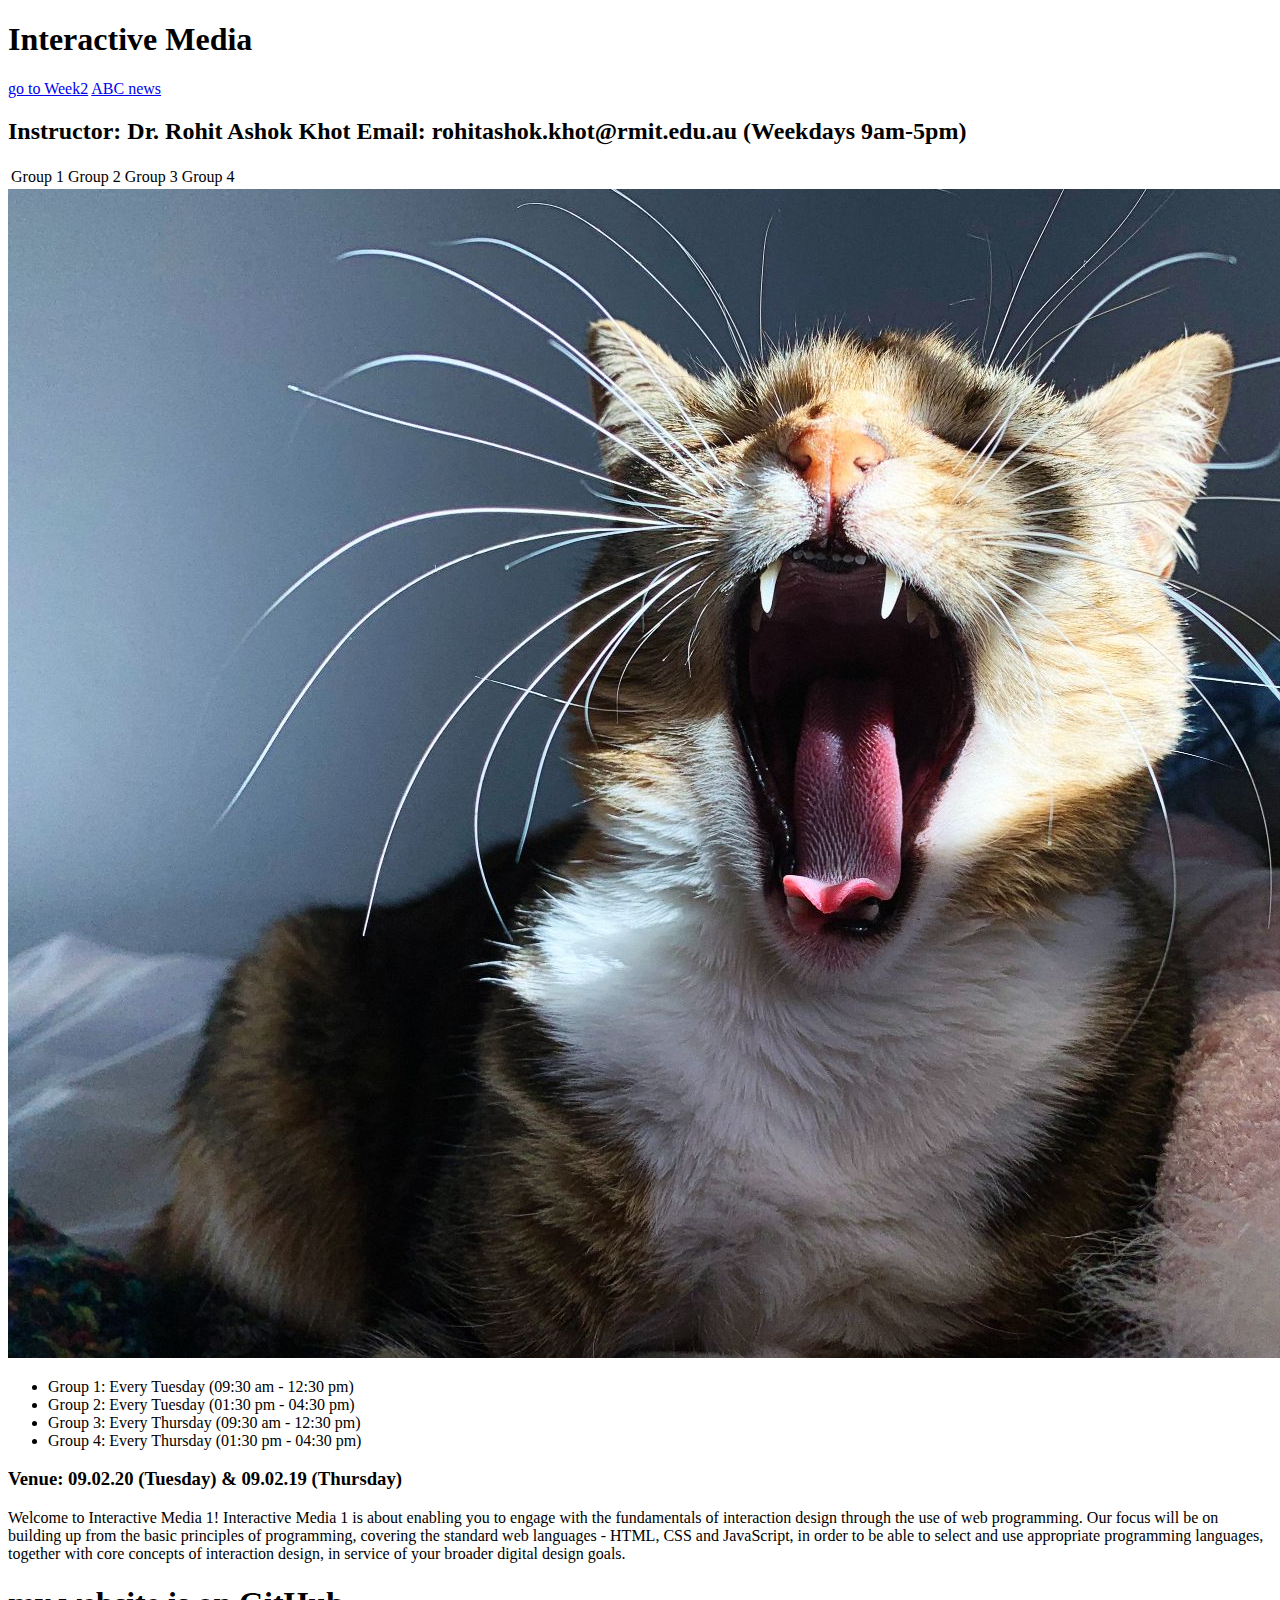
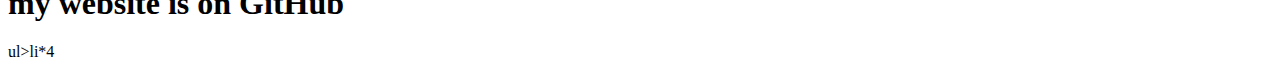
<file: index.html>
<!DOCTYPE html>
<html lang="en">
  <head>
    <meta charset="UTF-8" />
    <meta name="viewport" content="width=device-width, initial-scale=1.0" />
    <title>Document</title>
    <link rel="apple-touch-icon" sizes="180x180" href="/apple-touch-icon.png" />
    <link rel="icon" type="image/png" sizes="32x32" href="/favicon-32x32.png" />
    <link rel="icon" type="image/png" sizes="16x16" href="/favicon-16x16.png" />
    <link rel="manifest" href="/site.webmanifest" />
  </head>
  <body>
    <h1>Interactive Media</h1>
    <a href="week2/index.html">go to Week2</a>
    <a href="https://www.abc.net.au/">ABC news</a>
    <h2>
      Instructor: Dr. Rohit Ashok Khot Email: rohitashok.khot@rmit.edu.au
      (Weekdays 9am-5pm)
    </h2>
    <table>
        <tr>
        <td>Group 1</td>        <td>Group 2</td>
        <td>Group 3 </td>         <td>Group 4</td>

    </tr></table>
    <img src="iStock-1419313949.jpg" alt="this is my cat">
    <ul>
      <li>Group 1: Every Tuesday (09:30 am - 12:30 pm)</li>
      <li>Group 2: Every Tuesday (01:30 pm - 04:30 pm)</li>
      <li>Group 3: Every Thursday (09:30 am - 12:30 pm)</li>
      <li>Group 4: Every Thursday (01:30 pm - 04:30 pm)</li>
    </ul>
    <h3>Venue: 09.02.20 (Tuesday) & 09.02.19 (Thursday)</h3>
    <p>
      Welcome to Interactive Media 1! Interactive Media 1 is about enabling you
      to engage with the fundamentals of interaction design through the use of
      web programming. Our focus will be on building up from the basic
      principles of programming, covering the standard web languages - HTML, CSS
      and JavaScript, in order to be able to select and use appropriate
      programming languages, together with core concepts of interaction design,
      in service of your broader digital design goals.
    </p>

    <h1>my website is on GitHub</h1>
  </body>
</html>

ul>li*4
</file>
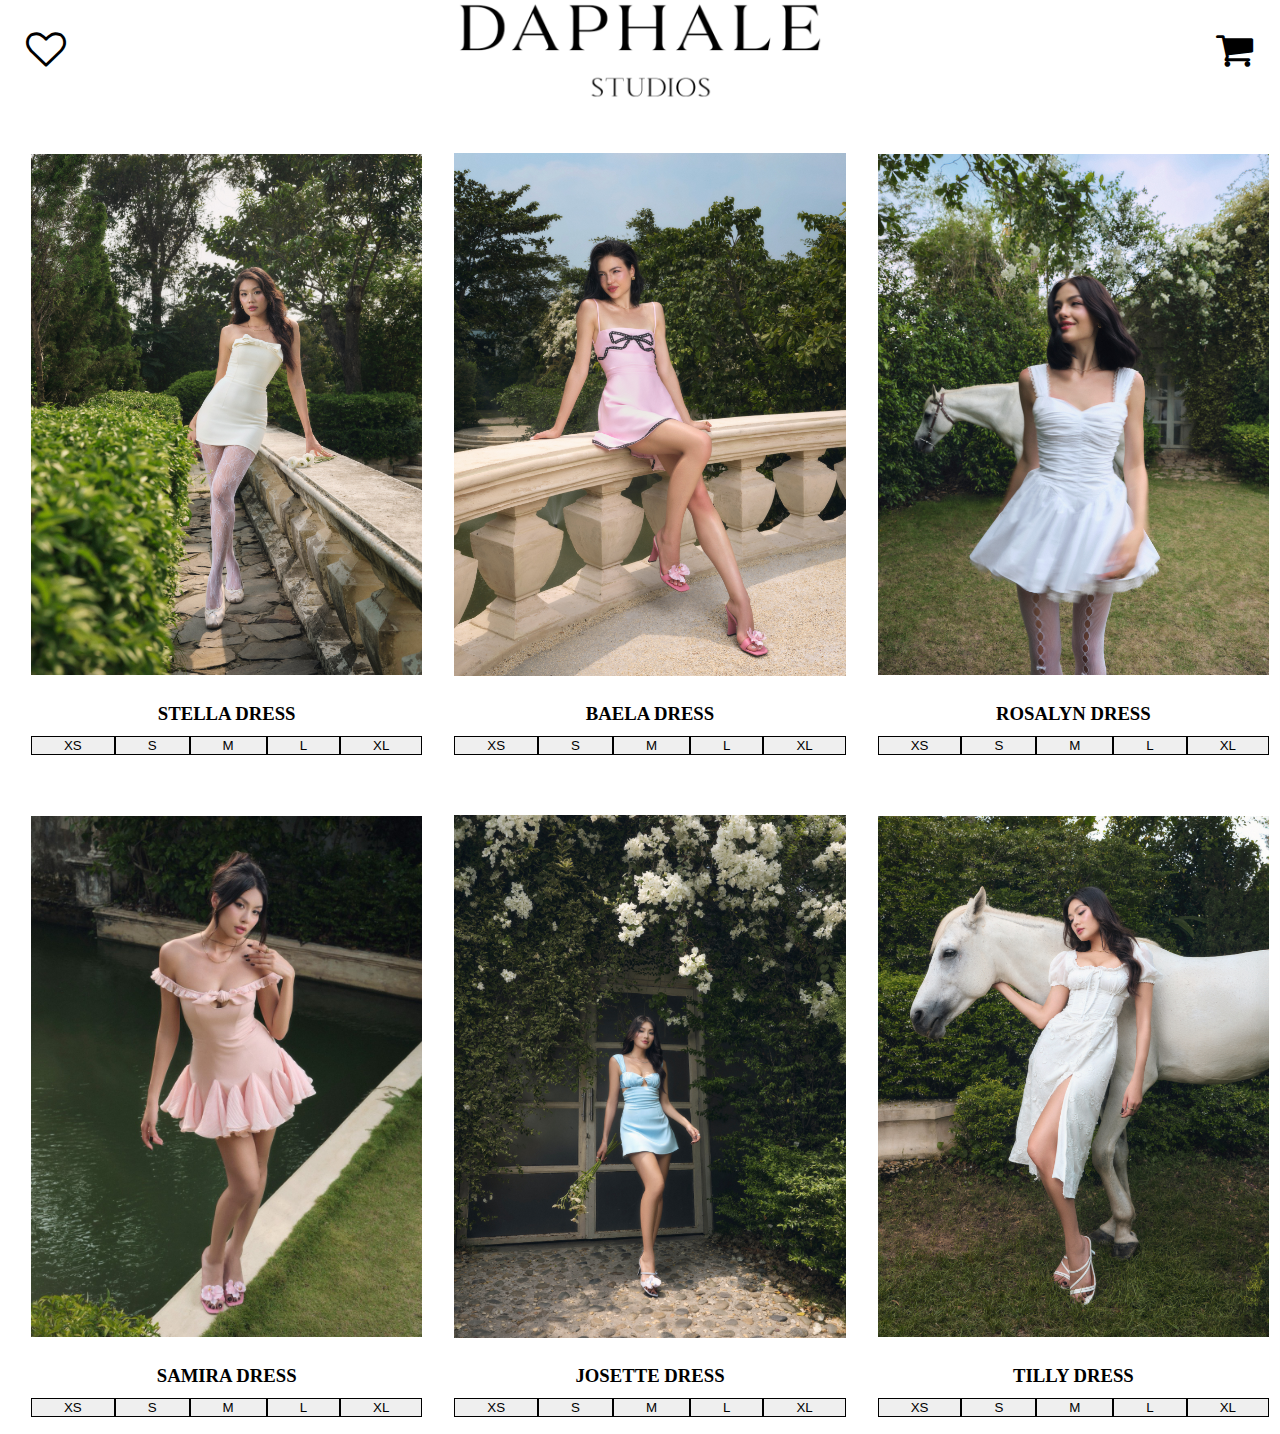
<file: assignment3/index.html>
<!DOCTYPE html>
<html>

<head>
    <title>My Web Page</title>
    <link rel="stylesheet" href="style.css">
    <link rel="stylesheet" href="products.css">
    <style>
        .song.song-image-cover:hover {
            background-image: url('images/IMG_0285.JPG') !important;
        }
    </style>
    <script src="populate-product.js"></script>
    <script src="toggle-panel.js"></script>
    <script src="drag-and-drop.js"></script>
    <link rel="stylesheet" href="https://cdnjs.cloudflare.com/ajax/libs/font-awesome/4.7.0/css/font-awesome.min.css">
</head>

<body>
    <div id="wishlist-panel" class="side-panel collapsed" ondragover="handleDragOver(event)" ondrop="handleDrop(event)">
    </div>
    <div id="main-content">
        <div id="header-container">
            <button id="wishlist-button" class="round-button" onclick="togglePanelWishList()"><i class="fa fa-heart-o"></i></button>
            <div class="pacer"></div>
            <img src="images/Logo.PNG"alt="Logo">
            <div class="pacer"></div>
            <button id="cart-button" class="round-button"><i class="fa fa-shopping-cart" aria-hidden="true"></i></button>
        </div>
        <section>
            <div id="product-lists">
            </div>
        </section>
    </div>
    </div>

</body>

</html>
</file>
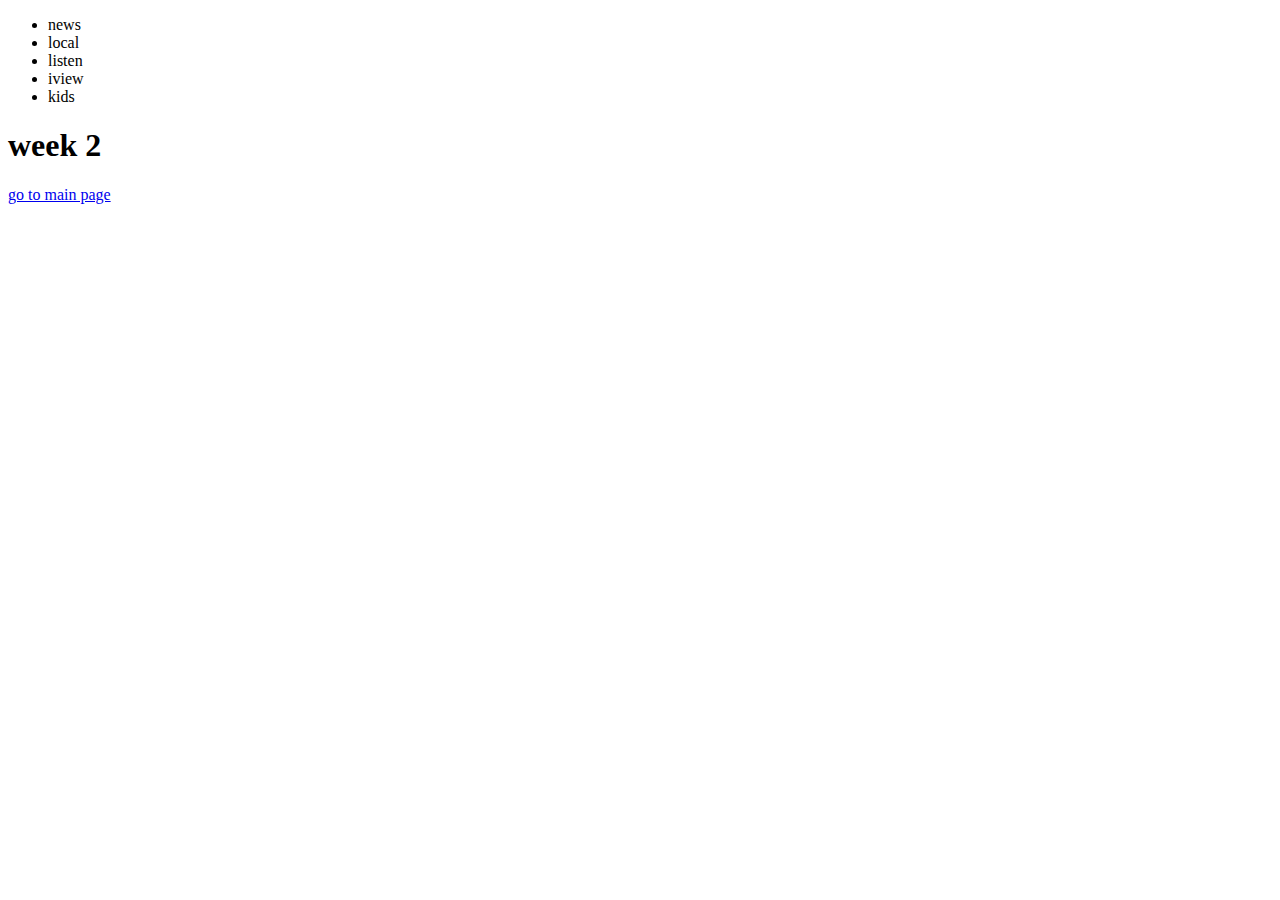
<file: week2/index.html>
<!DOCTYPE html>
<html lang="en">
  <head>
    <meta charset="UTF-8" />
    <meta name="viewport" content="width=device-width, initial-scale=1.0" />
    <title>Document</title>
  </head>
  <body>
    <header>
      <div></div>
      <ul>
        <li>news</li>
        <li>local</li>
        <li>listen</li>
        <li>iview</li>
        <li>kids</li>
      </ul>
      <div>
        <header></header>
      </div>
    </header>
    <h1>week 2</h1>
    <a href="../index.html">go to main page</a>
  </body>
</html>
</file>
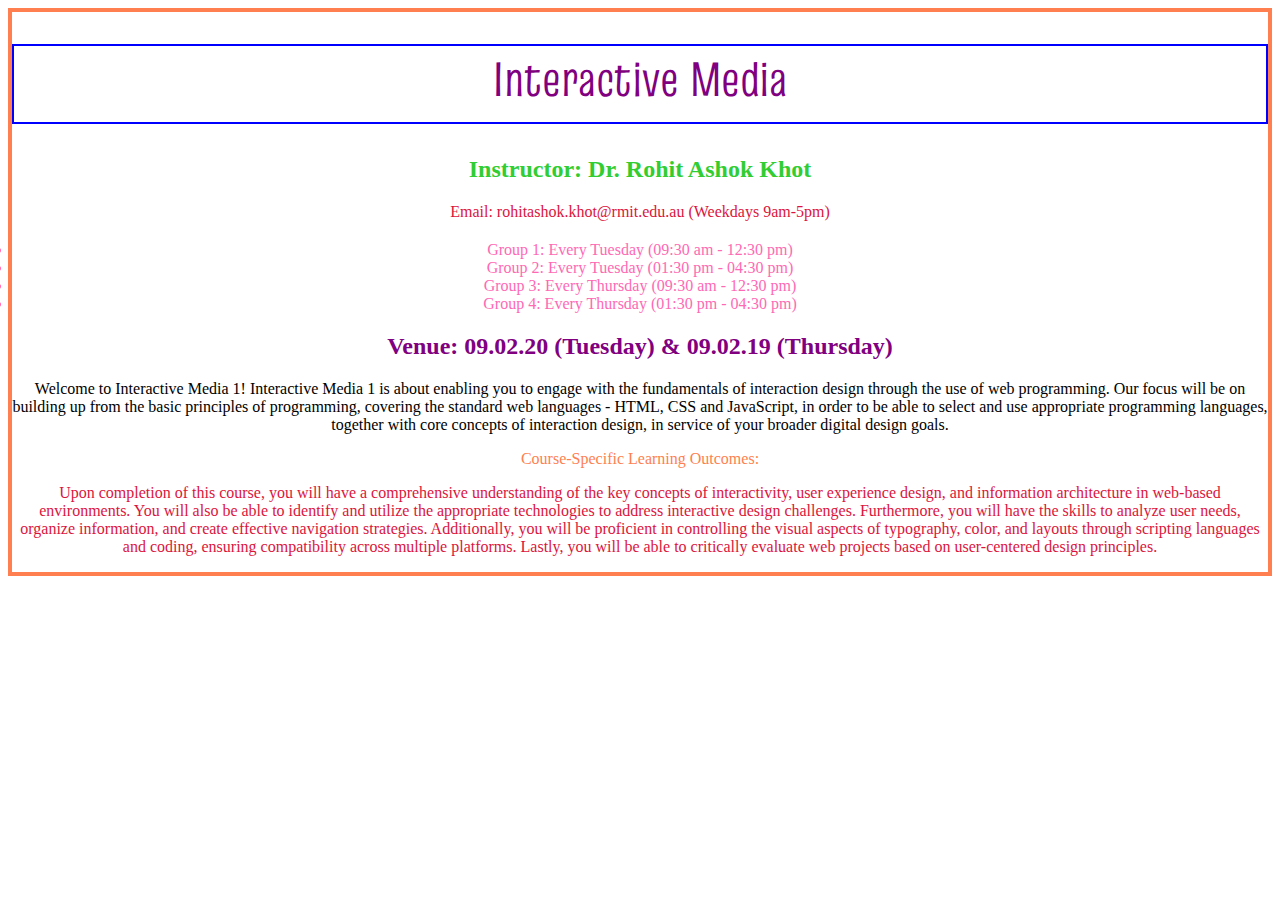
<file: week3/index.html>
<!DOCTYPE html>
<html lang="en">
  <head>
    <meta charset="UTF-8" />
    <meta name="viewport" content="width=device-width, initial-scale=1.0" />
    <title>Document</title>
    <link rel="preconnect" href="https://fonts.googleapis.com">
<link rel="preconnect" href="https://fonts.gstatic.com" crossorigin>
<link href="https://fonts.googleapis.com/css2?family=Truculenta:opsz,wght@12..72,100..900&display=swap" rel="stylesheet">
    <link rel="stylesheet" href="style.css">
    <style>
    </style>
  </head>
  <body>
   <h1 class="my-colors">Interactive Media</h1> 
<h2 id="instructor">
    Instructor: Dr. Rohit Ashok Khot</h2>
<span data-email="email">Email: rohitashok.khot@rmit.edu.au (Weekdays 9am-5pm)
    <h2>
        <h3></h3>
        </ul>
        <li>Group 1: Every Tuesday (09:30 am - 12:30 pm) </li>
        <li>Group 2: Every Tuesday (01:30 pm - 04:30 pm) </li>
        <li>Group 3: Every Thursday (09:30 am - 12:30 pm) </li>
        <li>Group 4: Every Thursday (01:30 pm - 04:30 pm) </li>
    </ul>
    <h2 class="my-colors">Venue: 09.02.20 (Tuesday) & 09.02.19 (Thursday)</h2> 
<p class="my-colors" id="first-para">
    Welcome to Interactive Media 1! 

    Interactive Media 1 is about enabling you to engage with the fundamentals of interaction design through the use of web programming. Our focus will be on building up from the basic principles of programming, covering the standard web languages - HTML, CSS and JavaScript, in order to be able to select and use appropriate programming languages, together with core concepts of interaction design, in service of your broader digital design goals. 
    
    <p>Course-Specific Learning Outcomes:</p>
    
    Upon completion of this course, you will have a comprehensive understanding of the key concepts of interactivity, user experience design, and information architecture in web-based environments. You will also be able to identify and utilize the appropriate technologies to address interactive design challenges. Furthermore, you will have the skills to analyze user needs, organize information, and create effective navigation strategies. Additionally, you will be proficient in controlling the visual aspects of typography, color, and layouts through scripting languages and coding, ensuring compatibility across multiple platforms. Lastly, you will be able to critically evaluate web projects based on user-centered design principles.
</p>
</span>
  </body>
</html>
</file>
<file: assignment3/style.css>
/* The addition of heart and cart icons and the collapsible panel for detailed product information were decisions made to enhance user interaction and navigation. These features, often found in online shopping platforms, were adapted to our context to provide a familiar yet enhanced user experience. The heart and cart buttons offer a visual representation of user preferences and selections, while the collapsible panel offers detailed product information upon demand, contributing to a cleaner, uncluttered user interface. */
/*  All these design decisions were deeply influenced by the context of an interactive online fashion shopping experience. I aimed to incorporate elements from physical shopping experiences while leveraging the capabilities of digital platforms to provide an enhanced, user-centric, and engaging shopping scenario. */
/* Icon by fontawesome: https://www.w3schools.com/howto/howto_css_icon_buttons.asp */

body {
  display: flex;
  margin: 0px;
}

#wishlist-panel {
  flex-grow: 1;
  width: 300px;
  transition: width 0.5s;
  background-color: beige;
  margin-right: 20px;
}

#wishlist-panel.collapsed {
  width: 0;
  opacity: 0;
}
#main-content {
  width: 100%;
  overflow-y: auto;
  background-color: #ffffff;
}

#header-container {
  width: 100%;
  height: 100px;
  margin-bottom: 20px;
  display: flex;
  align-items: center;
}

#wishlist-button,
#cart-button {
  flex: 1;
}

#cart-button {
  margin-right: 20px;
}

#header-container img {
  object-fit: fill;
  width: 40vw;
  height: 100px;
  margin: 10px 0;
}
#header-container .pacer {
  flex: 8;
}

/* Code snippet to use */

/* How to center anything in an HTML element
- Set the HTML Element as display: flex
- Set justify-content and align-items to center
- https://css-tricks.com/snippets/css/a-guide-to-flexbox/
*/

.center-div {
  display: flex;
  justify-content: center;
  align-items: center;
  margin: 0;
}

.round-button {
  background-color: #ffffff; /* Blue background */
  border: none; /* Remove borders */
  color: black; /* White text */
  font-size: 40px; /* Set a font size */
  cursor: pointer; /* Mouse pointer on hover */
  border-radius: 50%; /* Rounded button */
  width: 50px;
  height: 50px;
}
</file>
<file: assignment3/products.css>
/* The CSS file was created to enhance the aesthetic appeal of the website. Mirroring the vibrant and diverse color schemes seen in fashion retail environments, I used different colors for each section and introduced an interactive element where the image changes upon hovering over an item. This feature adds a layer of discovery and interest, akin to examining a garment from different angles in a physical store. */
/*  using javascript to create element: https://www.w3schools.com/js/js_htmldom_nodes.asp */
#product-lists {
  display: flex;
  overflow-y: none;
  overflow-x: none;
  flex-direction: row;
  flex-wrap: wrap;
  align-items: center;
  gap: 10px;
}

#product-lists .product {
  flex-grow: 1;
  /* max-height: 25%; */
  width: 30%;
  min-height: 70vh;
  display: grid;
  grid-template-rows: 90% 5% 5%;
  padding: 10px;
}

.product-size {
  display: flex;
  align-items: center;
  border: none;
  width: 100%;
  height: 100%;
  transition: 0.5s;
}
.product-size .size-button {
  border: 1px solid #000000;
  flex-grow: 1;
}

#product-lists .product .product-image {
  min-height: 200px;
  height: 100%;
  background-size: contain;
  background-repeat: no-repeat;
  background-position: center;
  transition: 0.5s;
}
#product-lists .product .product-info {
  display: flex;
  flex-direction: column;
  justify-content: center;
  align-items: flex-start;
  margin-left: 20px;
}
</file>
<file: week3/style.css>
* {
  color: hotpink;
}
h1 {
  color: blue;
  border: 2px solid blue;
}

h2 {
  color: green;
}

p {
  color: coral;
}

.my-colors {
  color: purple;
}

#instructor {
  color: limegreen;
}

#first-para {
  color: black;
}

[data-email="email"] {
  color: crimson;
}

body {
  text-align: center;
  border: 4px solid coral;
  font-family: "Borel", cursive;
  font-weight: 400;
  font-style: normal;
}

h1 {
  font-size: 3rem;
  color: brown;
  font-weight: 900;
  /* text-transform: uppercase; */
  text-align: center;
  padding-bottom: 10px;
  font-family: "Truculenta", sans-serif;
  font-optical-sizing: auto;
  font-weight: 400;
  font-style: normal;
  font-variation-settings: "wdth" 100;
}
</file>
